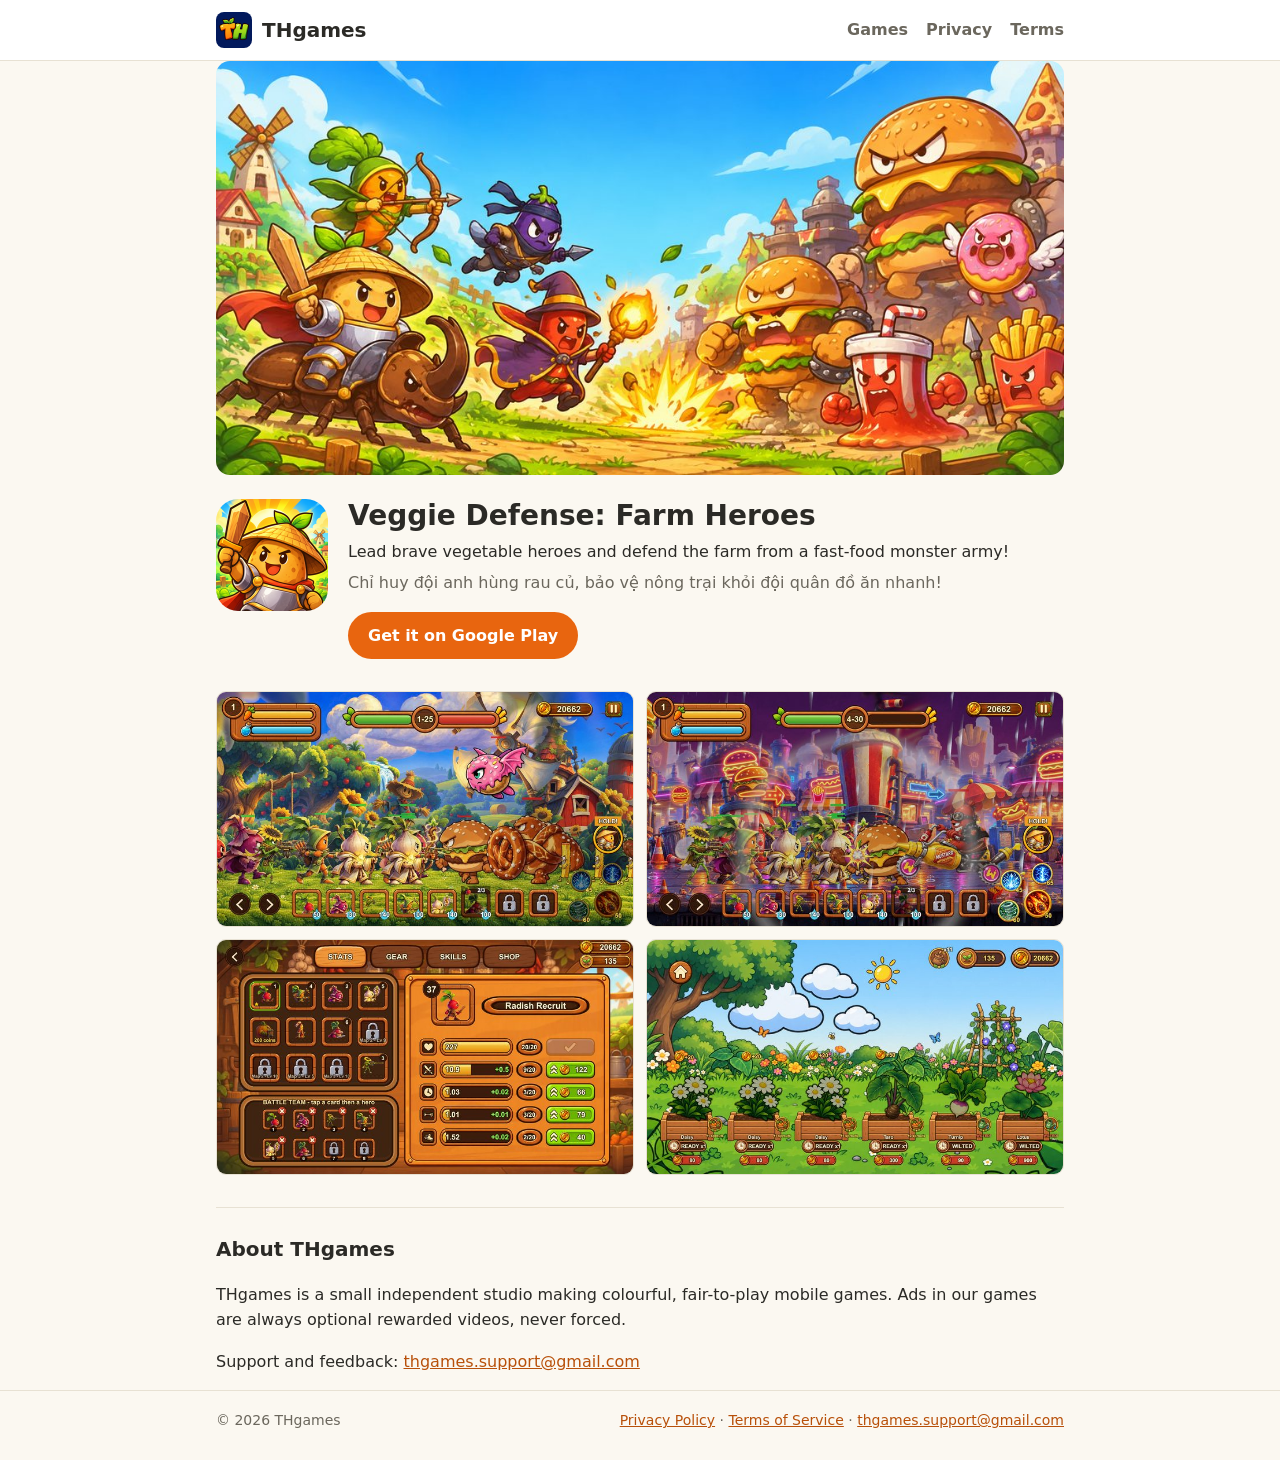
<file: index.html>
<!doctype html>
<html lang="en">
<head>
<meta charset="utf-8">
<meta name="viewport" content="width=device-width, initial-scale=1">
<title>THgames</title>
<meta name="description" content="THgames – independent mobile game studio, makers of Veggie Defense.">
<link rel="icon" href="img/thgames.png">
<link rel="stylesheet" href="style.css">
</head>
<body>
<header class="top"><div class="wrap">
  <a class="brand" href="index.html"><img src="img/thgames.png" alt="" width="36" height="36">THgames</a>
  <nav><a href="index.html">Games</a><a href="privacy.html">Privacy</a><a href="terms.html">Terms</a></nav>
</div></header>
<main class="wrap">

<section class="hero">
  <img class="banner" src="img/feature.jpg" alt="Veggie Defense: Farm Heroes" width="1024" height="500">
  <div class="game">
    <img class="icon" src="img/veggie_defense.png" alt="" width="112" height="112">
    <div>
      <h1>Veggie Defense: Farm Heroes</h1>
      <p>Lead brave vegetable heroes and defend the farm from a fast-food monster army!</p>
      <p class="vi">Chỉ huy đội anh hùng rau củ, bảo vệ nông trại khỏi đội quân đồ ăn nhanh!</p>
      <a class="play" href="https://play.google.com/store/apps/details?id=com.thgames.veggiedefense">Get it on Google Play</a>
    </div>
  </div>
</section>
<section class="shots">
<img src="img/01_farm_battle.jpg" alt="Veggie Defense screenshot" loading="lazy" width="720" height="405">
<img src="img/02_boss_fight.jpg" alt="Veggie Defense screenshot" loading="lazy" width="720" height="405">
<img src="img/04_heroes.jpg" alt="Veggie Defense screenshot" loading="lazy" width="720" height="405">
<img src="img/07_garden.jpg" alt="Veggie Defense screenshot" loading="lazy" width="720" height="405">
</section>
<section class="about">
  <h2>About THgames</h2>
  <p>THgames is a small independent studio making colourful, fair-to-play mobile games.
  Ads in our games are always optional rewarded videos, never forced.</p>
  <p>Support and feedback: <a href="mailto:thgames.support@gmail.com">thgames.support@gmail.com</a></p>
</section>

</main>
<footer><div class="wrap">
  <span>&copy; 2026 THgames</span>
  <span><a href="privacy.html">Privacy Policy</a> &middot; <a href="terms.html">Terms of Service</a> &middot; <a href="mailto:thgames.support@gmail.com">thgames.support@gmail.com</a></span>
</div></footer>
</body>
</html>
</file>
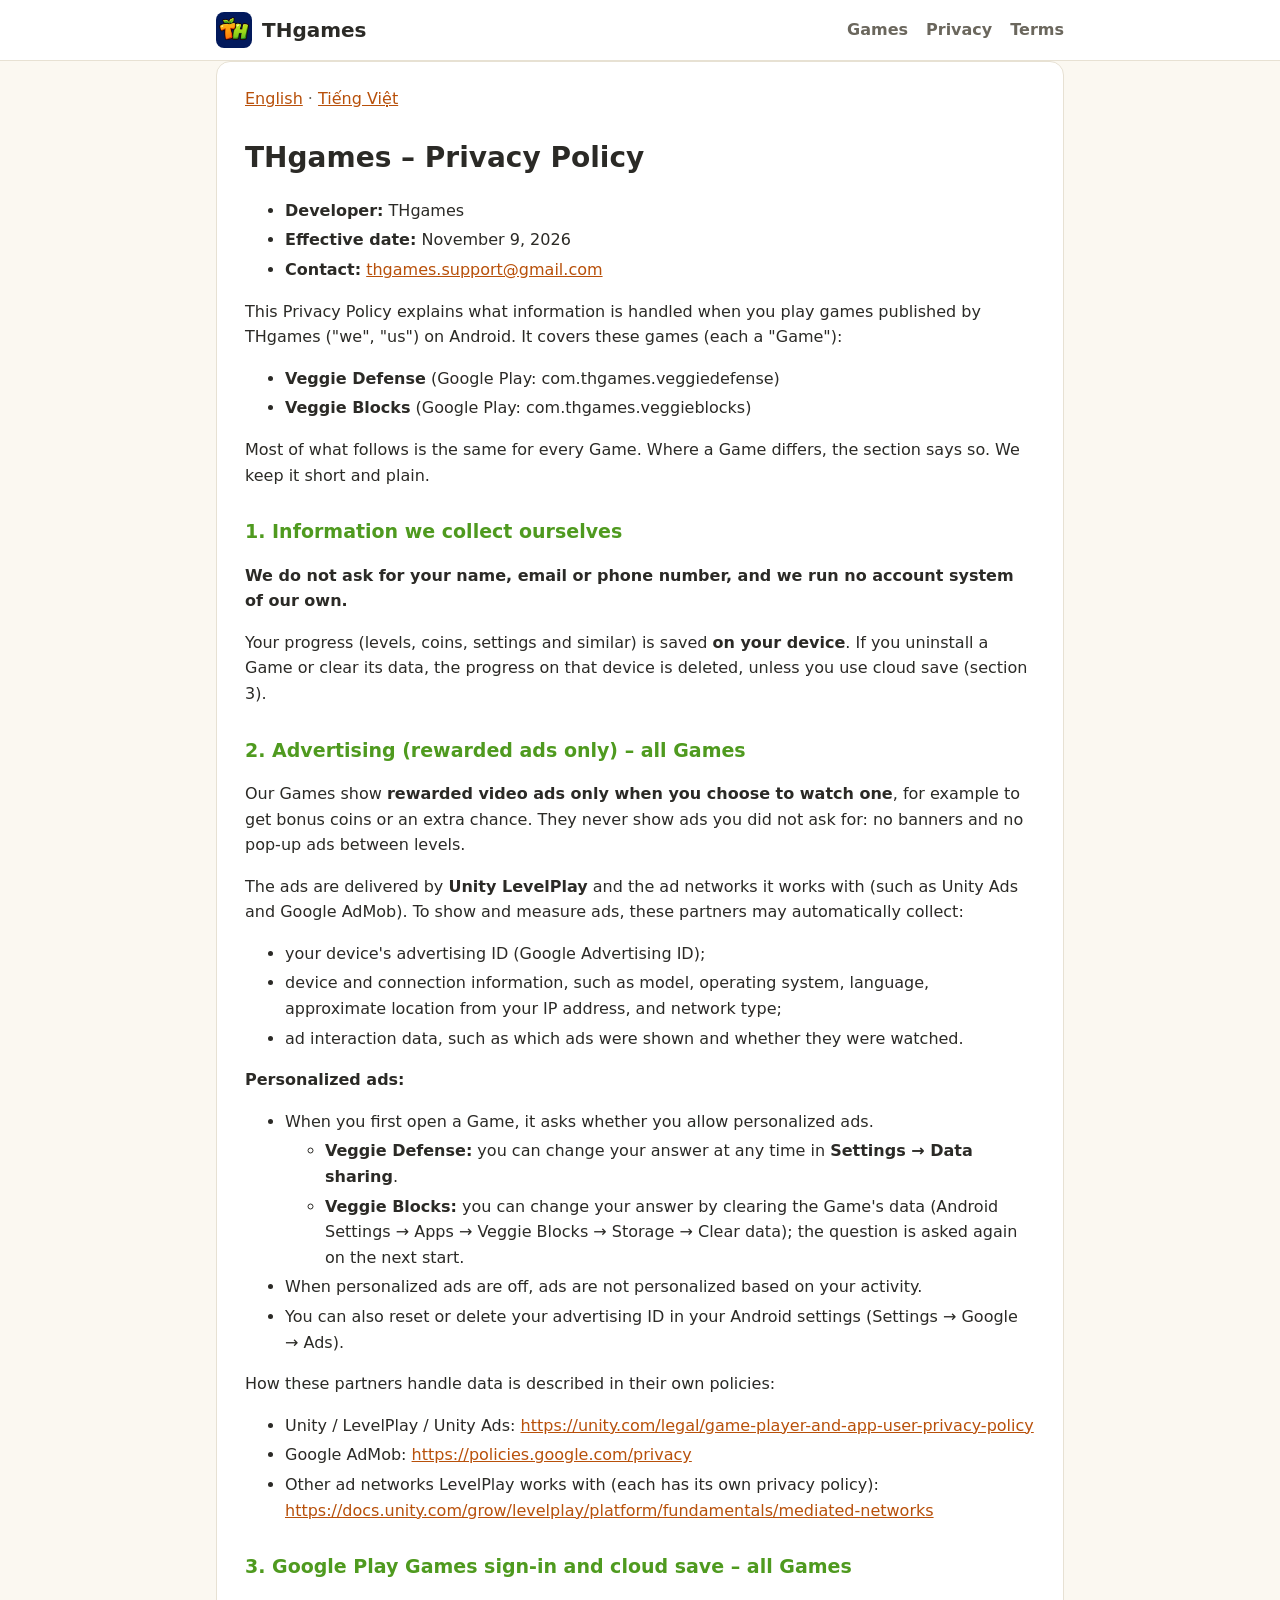
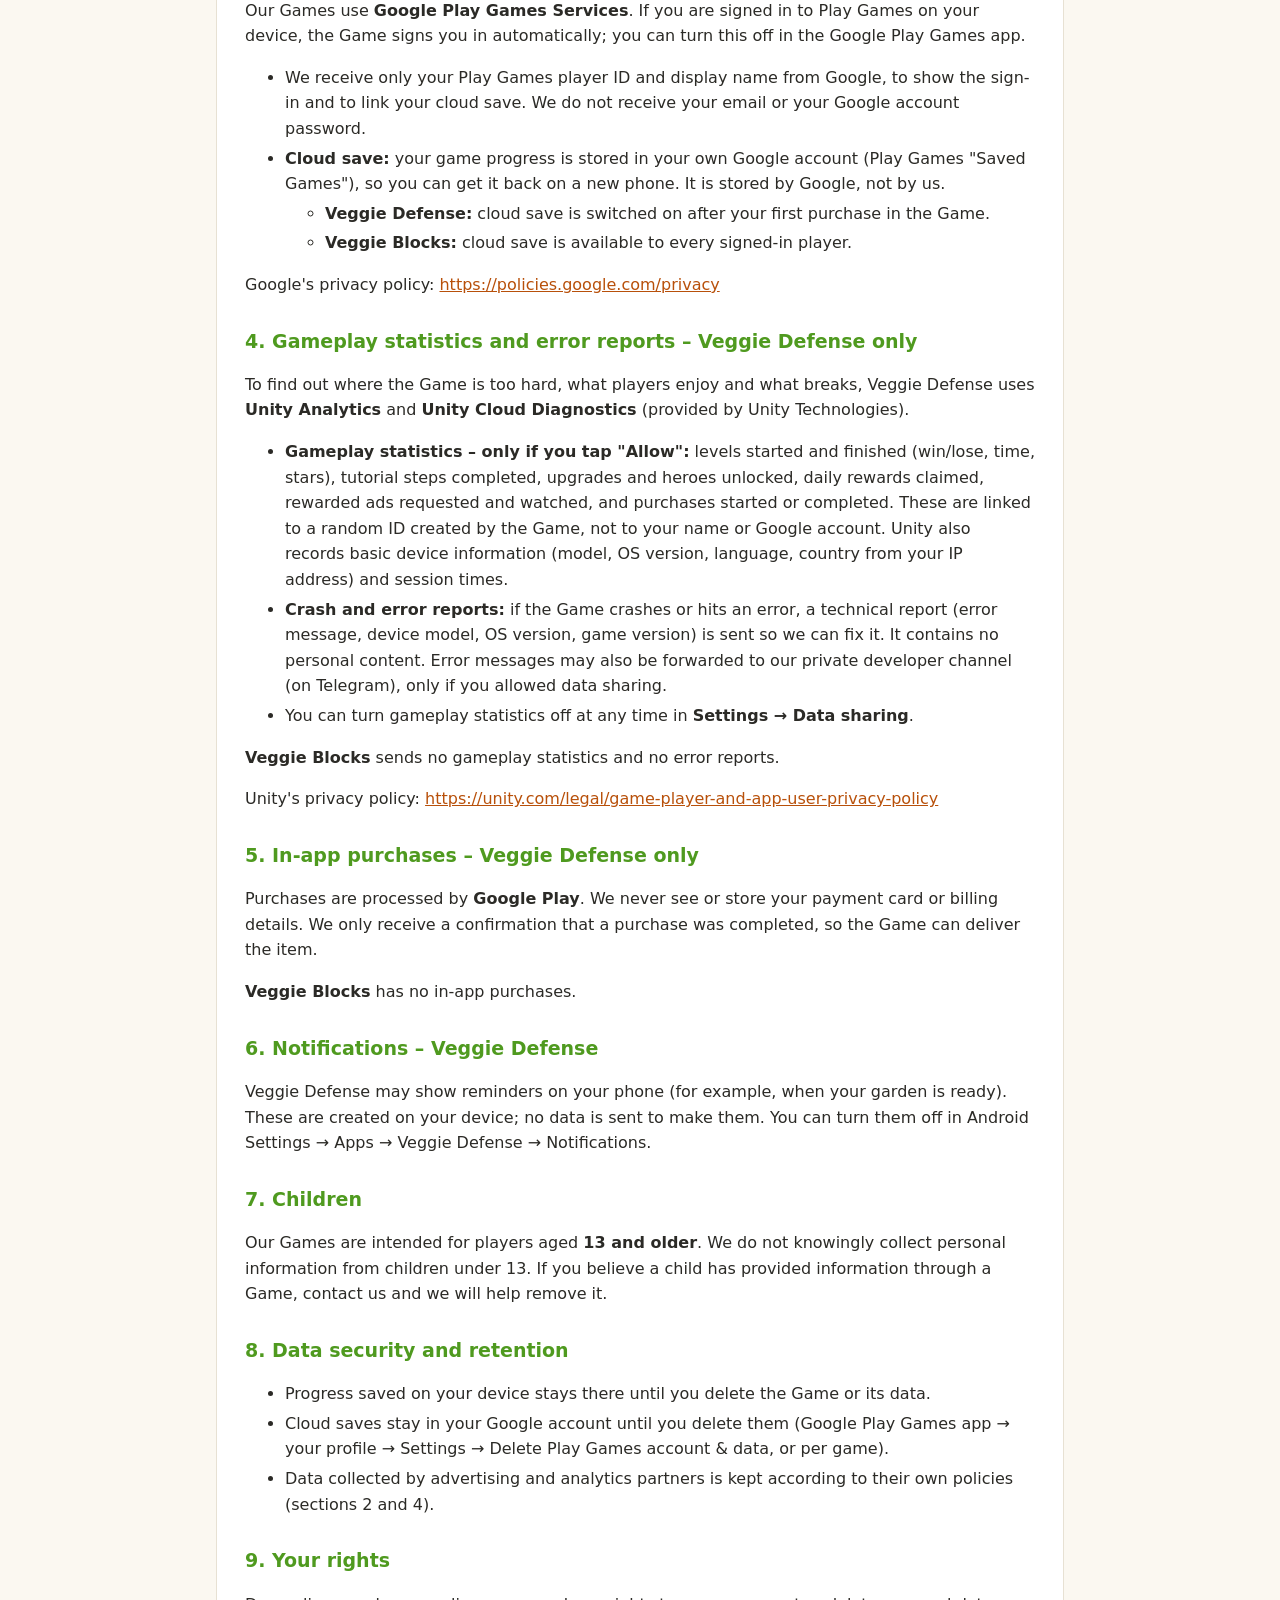
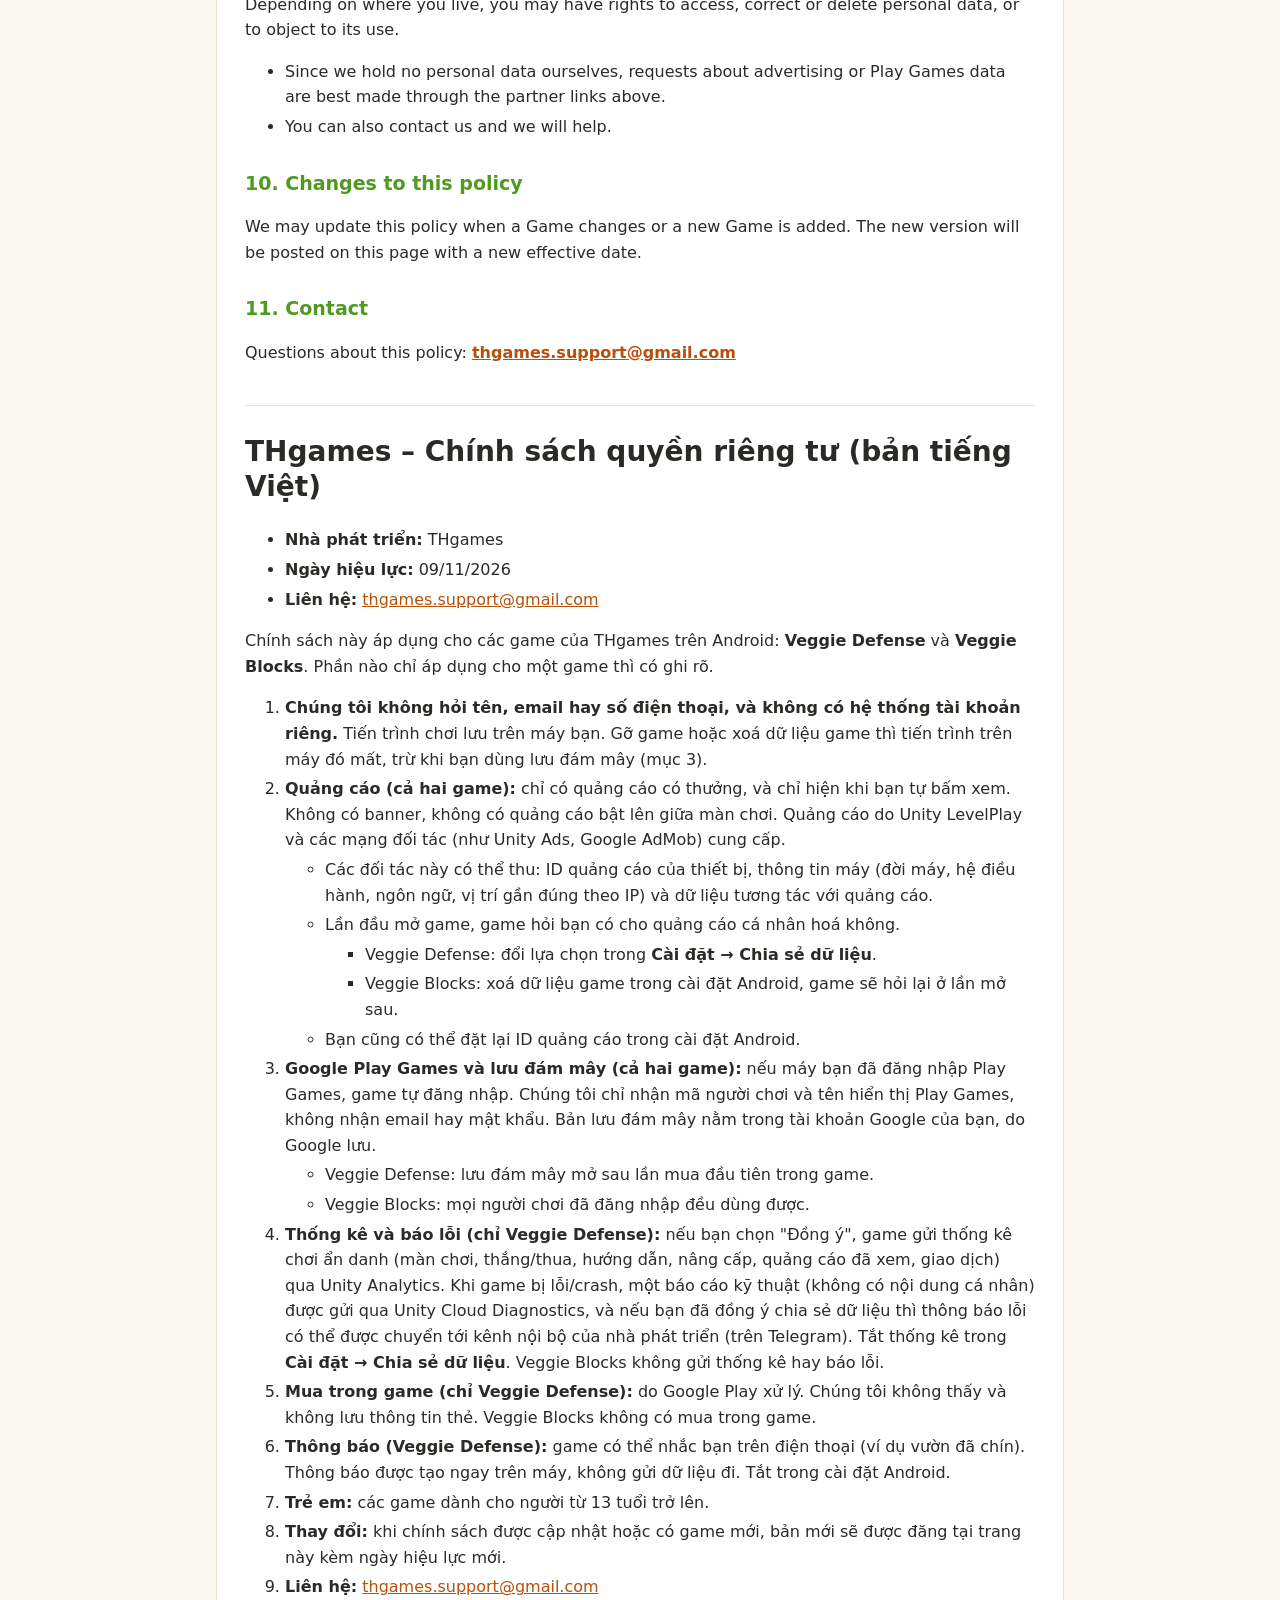
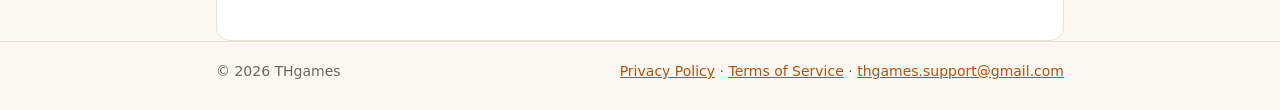
<file: privacy.html>
<!doctype html>
<html lang="en">
<head>
<meta charset="utf-8">
<meta name="viewport" content="width=device-width, initial-scale=1">
<title>Privacy Policy – THgames</title>
<meta name="description" content="How THgames games handle your information.">
<link rel="icon" href="img/thgames.png">
<link rel="stylesheet" href="style.css">
</head>
<body>
<header class="top"><div class="wrap">
  <a class="brand" href="index.html"><img src="img/thgames.png" alt="" width="36" height="36">THgames</a>
  <nav><a href="index.html">Games</a><a href="privacy.html">Privacy</a><a href="terms.html">Terms</a></nav>
</div></header>
<main class="wrap">
<article class="doc"><p class="lang"><a href="#en">English</a> &middot; <a href="#vi">Tiếng Việt</a></p>
<h1 id="en">THgames – Privacy Policy</h1>
<ul><li>
<b>Developer:</b> THgames
</li><li>
<b>Effective date:</b> November 9, 2026
</li><li>
<b>Contact:</b> <a href="mailto:thgames.support@gmail.com">thgames.support@gmail.com</a>
</li></ul>
<p>This Privacy Policy explains what information is handled when you play games published by THgames (&quot;we&quot;, &quot;us&quot;) on Android. It covers these games (each a &quot;Game&quot;):</p>
<ul><li>
<b>Veggie Defense</b> (Google Play: com.thgames.veggiedefense)
</li><li>
<b>Veggie Blocks</b> (Google Play: com.thgames.veggieblocks)
</li></ul>
<p>Most of what follows is the same for every Game. Where a Game differs, the section says so. We keep it short and plain.</p>
<h2>1. Information we collect ourselves</h2>
<p><b>We do not ask for your name, email or phone number, and we run no account system of our own.</b></p>
<p>Your progress (levels, coins, settings and similar) is saved <b>on your device</b>. If you uninstall a Game or clear its data, the progress on that device is deleted, unless you use cloud save (section 3).</p>
<h2>2. Advertising (rewarded ads only) – all Games</h2>
<p>Our Games show <b>rewarded video ads only when you choose to watch one</b>, for example to get bonus coins or an extra chance. They never show ads you did not ask for: no banners and no pop-up ads between levels.</p>
<p>The ads are delivered by <b>Unity LevelPlay</b> and the ad networks it works with (such as Unity Ads and Google AdMob). To show and measure ads, these partners may automatically collect:</p>
<ul><li>
your device&#x27;s advertising ID (Google Advertising ID);
</li><li>
device and connection information, such as model, operating system, language, approximate location from your IP address, and network type;
</li><li>
ad interaction data, such as which ads were shown and whether they were watched.
</li></ul>
<p><b>Personalized ads:</b></p>
<ul><li>
When you first open a Game, it asks whether you allow personalized ads.
<ul><li>
<b>Veggie Defense:</b> you can change your answer at any time in <b>Settings → Data sharing</b>.
</li><li>
<b>Veggie Blocks:</b> you can change your answer by clearing the Game&#x27;s data (Android Settings → Apps → Veggie Blocks → Storage → Clear data); the question is asked again on the next start.
</li></ul>
</li><li>
When personalized ads are off, ads are not personalized based on your activity.
</li><li>
You can also reset or delete your advertising ID in your Android settings (Settings → Google → Ads).
</li></ul>
<p>How these partners handle data is described in their own policies:</p>
<ul><li>
Unity / LevelPlay / Unity Ads: <a href="https://unity.com/legal/game-player-and-app-user-privacy-policy">https://unity.com/legal/game-player-and-app-user-privacy-policy</a>
</li><li>
Google AdMob: <a href="https://policies.google.com/privacy">https://policies.google.com/privacy</a>
</li><li>
Other ad networks LevelPlay works with (each has its own privacy policy): <a href="https://docs.unity.com/grow/levelplay/platform/fundamentals/mediated-networks">https://docs.unity.com/grow/levelplay/platform/fundamentals/mediated-networks</a>
</li></ul>
<h2>3. Google Play Games sign-in and cloud save – all Games</h2>
<p>Our Games use <b>Google Play Games Services</b>. If you are signed in to Play Games on your device, the Game signs you in automatically; you can turn this off in the Google Play Games app.</p>
<ul><li>
We receive only your Play Games player ID and display name from Google, to show the sign-in and to link your cloud save. We do not receive your email or your Google account password.
</li><li>
<b>Cloud save:</b> your game progress is stored in your own Google account (Play Games &quot;Saved Games&quot;), so you can get it back on a new phone. It is stored by Google, not by us.
<ul><li>
<b>Veggie Defense:</b> cloud save is switched on after your first purchase in the Game.
</li><li>
<b>Veggie Blocks:</b> cloud save is available to every signed-in player.
</li></ul>
</li></ul>
<p>Google&#x27;s privacy policy: <a href="https://policies.google.com/privacy">https://policies.google.com/privacy</a></p>
<h2>4. Gameplay statistics and error reports – Veggie Defense only</h2>
<p>To find out where the Game is too hard, what players enjoy and what breaks, Veggie Defense uses <b>Unity Analytics</b> and <b>Unity Cloud Diagnostics</b> (provided by Unity Technologies).</p>
<ul><li>
<b>Gameplay statistics – only if you tap &quot;Allow&quot;:</b> levels started and finished (win/lose, time, stars), tutorial steps completed, upgrades and heroes unlocked, daily rewards claimed, rewarded ads requested and watched, and purchases started or completed. These are linked to a random ID created by the Game, not to your name or Google account. Unity also records basic device information (model, OS version, language, country from your IP address) and session times.
</li><li>
<b>Crash and error reports:</b> if the Game crashes or hits an error, a technical report (error message, device model, OS version, game version) is sent so we can fix it. It contains no personal content. Error messages may also be forwarded to our private developer channel (on Telegram), only if you allowed data sharing.
</li><li>
You can turn gameplay statistics off at any time in <b>Settings → Data sharing</b>.
</li></ul>
<p><b>Veggie Blocks</b> sends no gameplay statistics and no error reports.</p>
<p>Unity&#x27;s privacy policy: <a href="https://unity.com/legal/game-player-and-app-user-privacy-policy">https://unity.com/legal/game-player-and-app-user-privacy-policy</a></p>
<h2>5. In-app purchases – Veggie Defense only</h2>
<p>Purchases are processed by <b>Google Play</b>. We never see or store your payment card or billing details. We only receive a confirmation that a purchase was completed, so the Game can deliver the item.</p>
<p><b>Veggie Blocks</b> has no in-app purchases.</p>
<h2>6. Notifications – Veggie Defense</h2>
<p>Veggie Defense may show reminders on your phone (for example, when your garden is ready). These are created on your device; no data is sent to make them. You can turn them off in Android Settings → Apps → Veggie Defense → Notifications.</p>
<h2>7. Children</h2>
<p>Our Games are intended for players aged <b>13 and older</b>. We do not knowingly collect personal information from children under 13. If you believe a child has provided information through a Game, contact us and we will help remove it.</p>
<h2>8. Data security and retention</h2>
<ul><li>
Progress saved on your device stays there until you delete the Game or its data.
</li><li>
Cloud saves stay in your Google account until you delete them (Google Play Games app → your profile → Settings → Delete Play Games account &amp; data, or per game).
</li><li>
Data collected by advertising and analytics partners is kept according to their own policies (sections 2 and 4).
</li></ul>
<h2>9. Your rights</h2>
<p>Depending on where you live, you may have rights to access, correct or delete personal data, or to object to its use.</p>
<ul><li>
Since we hold no personal data ourselves, requests about advertising or Play Games data are best made through the partner links above.
</li><li>
You can also contact us and we will help.
</li></ul>
<h2>10. Changes to this policy</h2>
<p>We may update this policy when a Game changes or a new Game is added. The new version will be posted on this page with a new effective date.</p>
<h2>11. Contact</h2>
<p>Questions about this policy: <b><a href="mailto:thgames.support@gmail.com">thgames.support@gmail.com</a></b></p>
<hr>
<h1 id="vi">THgames – Chính sách quyền riêng tư (bản tiếng Việt)</h1>
<ul><li>
<b>Nhà phát triển:</b> THgames
</li><li>
<b>Ngày hiệu lực:</b> 09/11/2026
</li><li>
<b>Liên hệ:</b> <a href="mailto:thgames.support@gmail.com">thgames.support@gmail.com</a>
</li></ul>
<p>Chính sách này áp dụng cho các game của THgames trên Android: <b>Veggie Defense</b> và <b>Veggie Blocks</b>. Phần nào chỉ áp dụng cho một game thì có ghi rõ.</p>
<ol><li>
<b>Chúng tôi không hỏi tên, email hay số điện thoại, và không có hệ thống tài khoản riêng.</b> Tiến trình chơi lưu trên máy bạn. Gỡ game hoặc xoá dữ liệu game thì tiến trình trên máy đó mất, trừ khi bạn dùng lưu đám mây (mục 3).
</li><li>
<b>Quảng cáo (cả hai game):</b> chỉ có quảng cáo có thưởng, và chỉ hiện khi bạn tự bấm xem. Không có banner, không có quảng cáo bật lên giữa màn chơi. Quảng cáo do Unity LevelPlay và các mạng đối tác (như Unity Ads, Google AdMob) cung cấp.
<ul><li>
Các đối tác này có thể thu: ID quảng cáo của thiết bị, thông tin máy (đời máy, hệ điều hành, ngôn ngữ, vị trí gần đúng theo IP) và dữ liệu tương tác với quảng cáo.
</li><li>
Lần đầu mở game, game hỏi bạn có cho quảng cáo cá nhân hoá không.
<ul><li>
Veggie Defense: đổi lựa chọn trong <b>Cài đặt → Chia sẻ dữ liệu</b>.
</li><li>
Veggie Blocks: xoá dữ liệu game trong cài đặt Android, game sẽ hỏi lại ở lần mở sau.
</li></ul>
</li><li>
Bạn cũng có thể đặt lại ID quảng cáo trong cài đặt Android.
</li></ul>
</li><li>
<b>Google Play Games và lưu đám mây (cả hai game):</b> nếu máy bạn đã đăng nhập Play Games, game tự đăng nhập. Chúng tôi chỉ nhận mã người chơi và tên hiển thị Play Games, không nhận email hay mật khẩu. Bản lưu đám mây nằm trong tài khoản Google của bạn, do Google lưu.
<ul><li>
Veggie Defense: lưu đám mây mở sau lần mua đầu tiên trong game.
</li><li>
Veggie Blocks: mọi người chơi đã đăng nhập đều dùng được.
</li></ul>
</li><li>
<b>Thống kê và báo lỗi (chỉ Veggie Defense):</b> nếu bạn chọn &quot;Đồng ý&quot;, game gửi thống kê chơi ẩn danh (màn chơi, thắng/thua, hướng dẫn, nâng cấp, quảng cáo đã xem, giao dịch) qua Unity Analytics. Khi game bị lỗi/crash, một báo cáo kỹ thuật (không có nội dung cá nhân) được gửi qua Unity Cloud Diagnostics, và nếu bạn đã đồng ý chia sẻ dữ liệu thì thông báo lỗi có thể được chuyển tới kênh nội bộ của nhà phát triển (trên Telegram). Tắt thống kê trong <b>Cài đặt → Chia sẻ dữ liệu</b>. Veggie Blocks không gửi thống kê hay báo lỗi.
</li><li>
<b>Mua trong game (chỉ Veggie Defense):</b> do Google Play xử lý. Chúng tôi không thấy và không lưu thông tin thẻ. Veggie Blocks không có mua trong game.
</li><li>
<b>Thông báo (Veggie Defense):</b> game có thể nhắc bạn trên điện thoại (ví dụ vườn đã chín). Thông báo được tạo ngay trên máy, không gửi dữ liệu đi. Tắt trong cài đặt Android.
</li><li>
<b>Trẻ em:</b> các game dành cho người từ 13 tuổi trở lên.
</li><li>
<b>Thay đổi:</b> khi chính sách được cập nhật hoặc có game mới, bản mới sẽ được đăng tại trang này kèm ngày hiệu lực mới.
</li><li>
<b>Liên hệ:</b> <a href="mailto:thgames.support@gmail.com">thgames.support@gmail.com</a>
</li></ol></article>
</main>
<footer><div class="wrap">
  <span>&copy; 2026 THgames</span>
  <span><a href="privacy.html">Privacy Policy</a> &middot; <a href="terms.html">Terms of Service</a> &middot; <a href="mailto:thgames.support@gmail.com">thgames.support@gmail.com</a></span>
</div></footer>
</body>
</html>
</file>
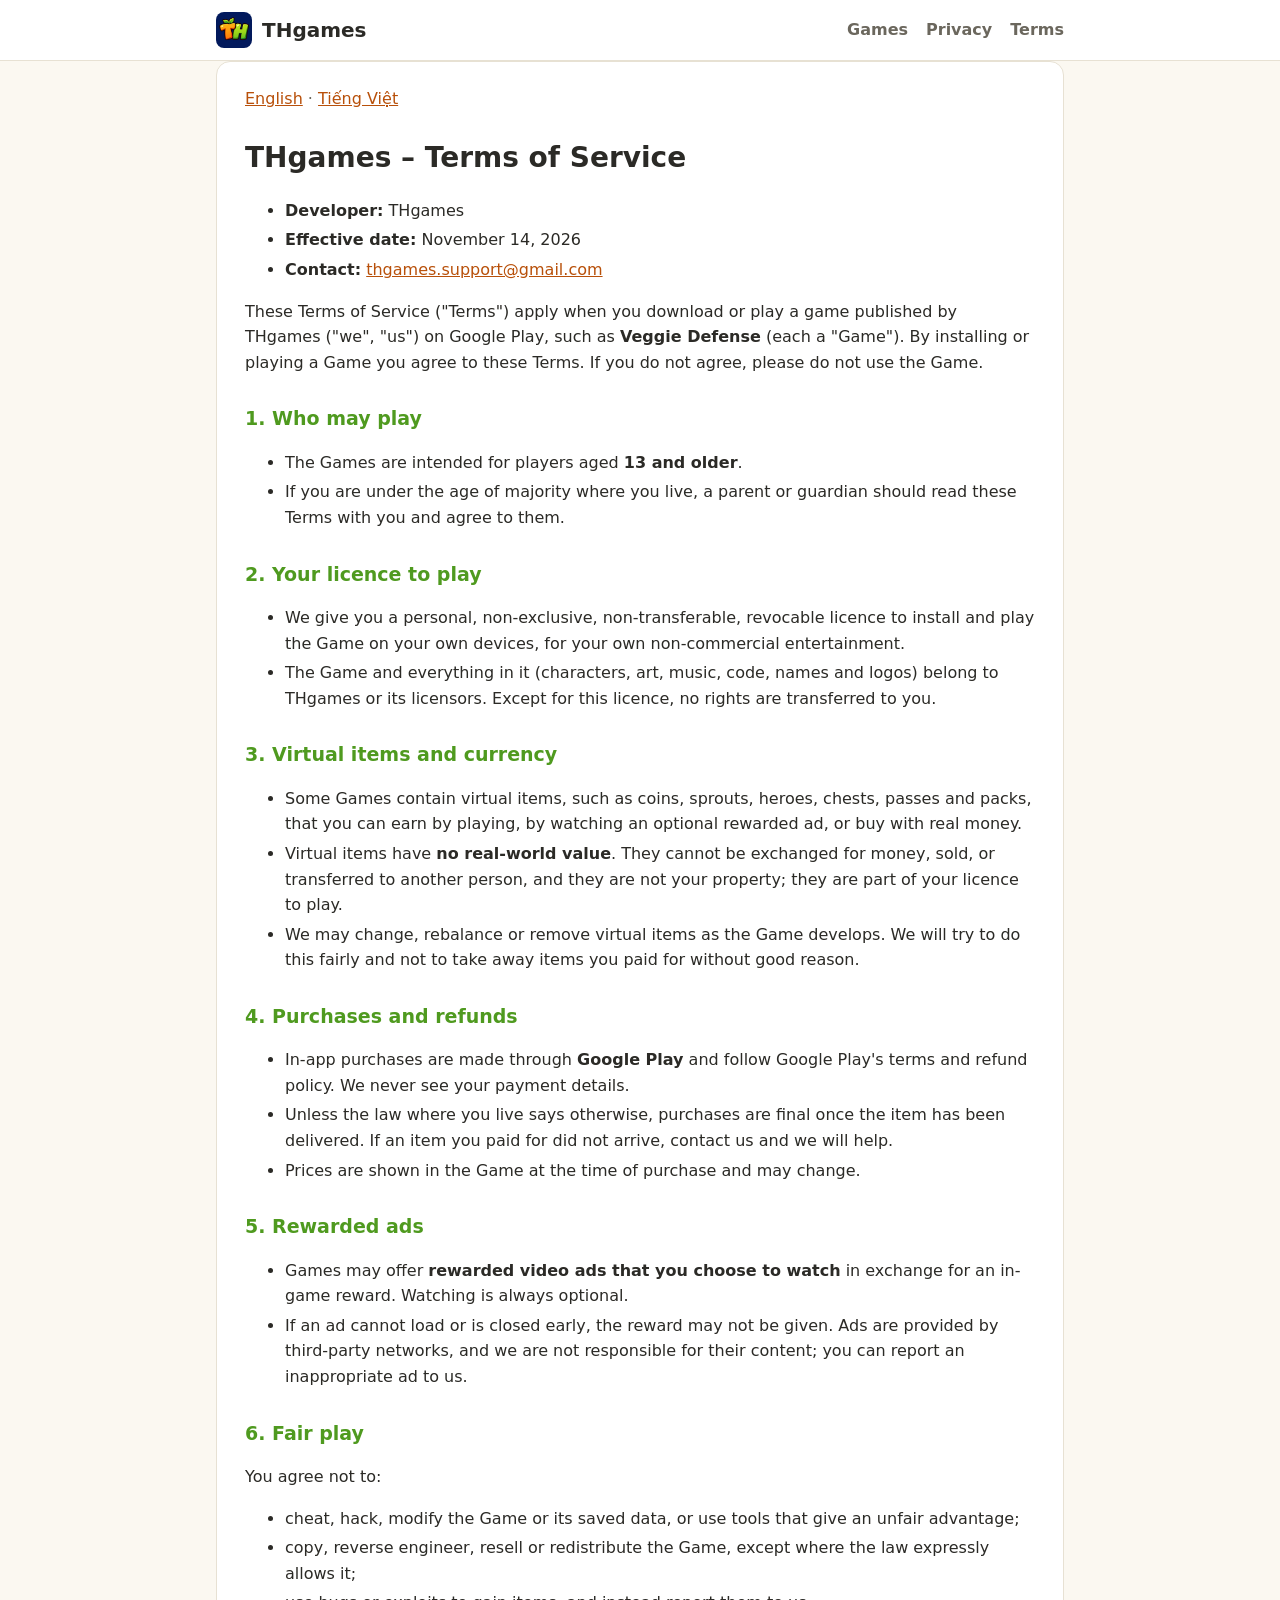
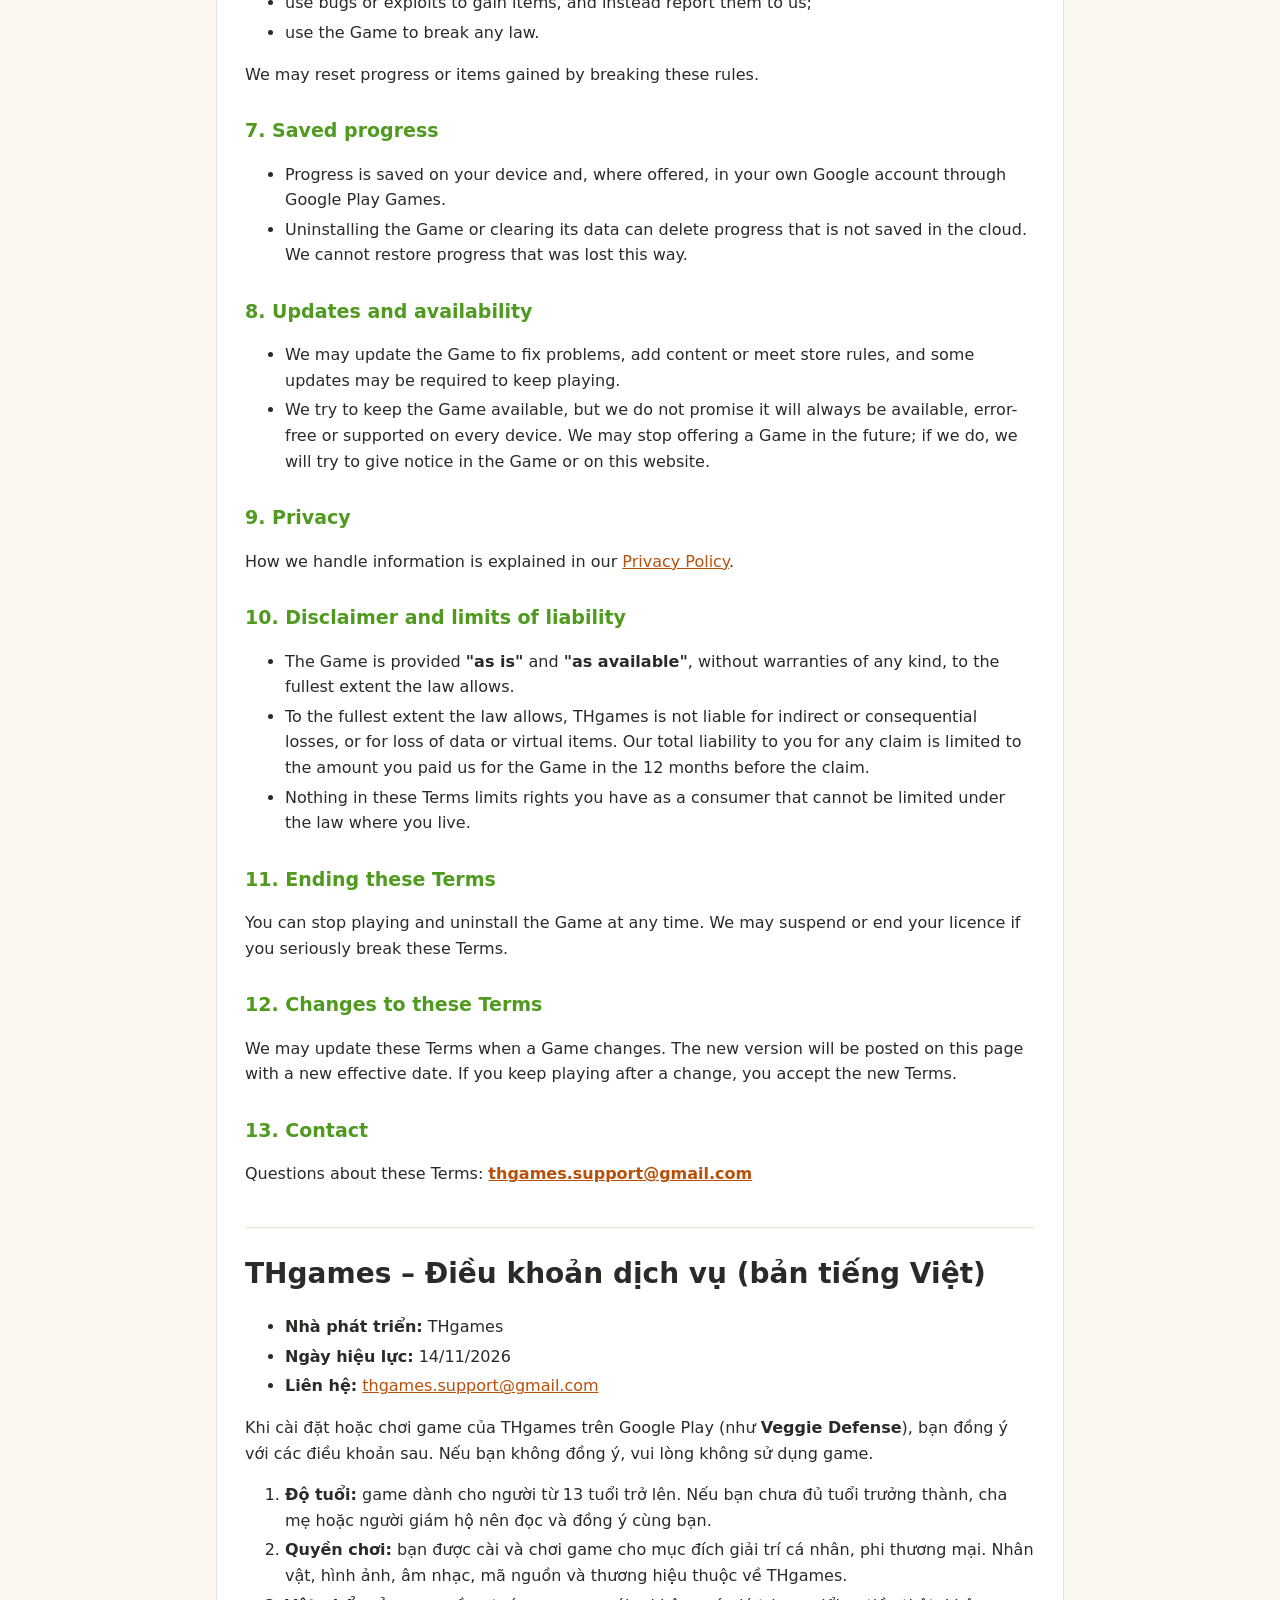
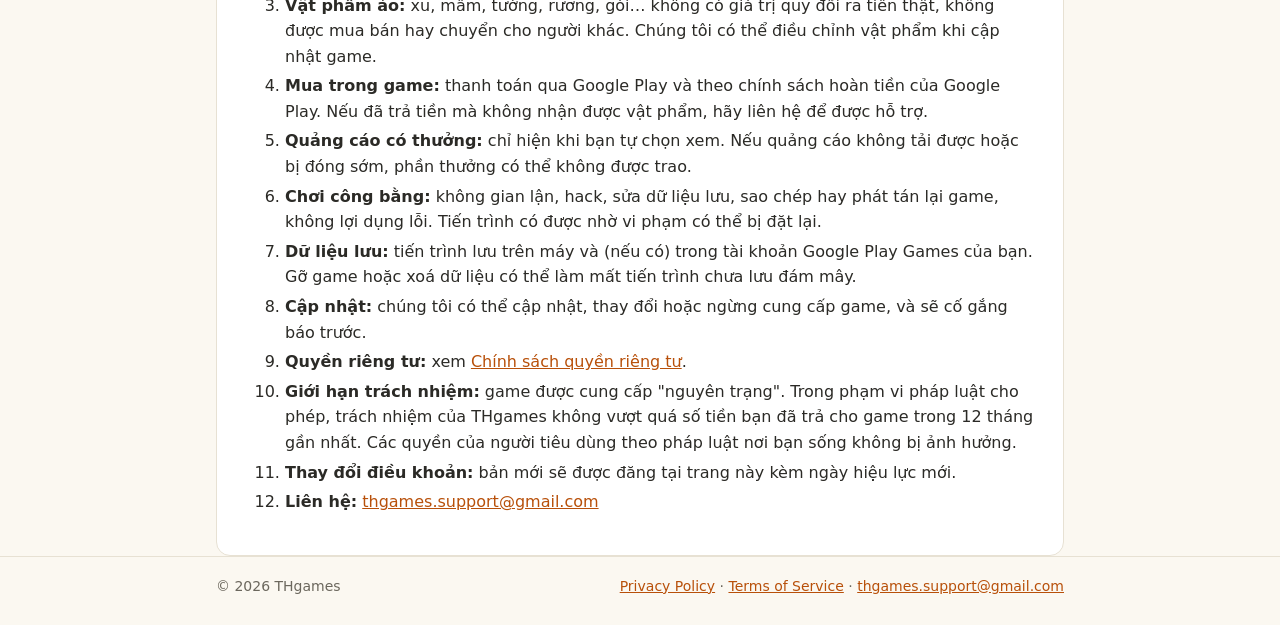
<file: terms.html>
<!doctype html>
<html lang="en">
<head>
<meta charset="utf-8">
<meta name="viewport" content="width=device-width, initial-scale=1">
<title>Terms of Service – THgames</title>
<meta name="description" content="Terms for playing THgames games.">
<link rel="icon" href="img/thgames.png">
<link rel="stylesheet" href="style.css">
</head>
<body>
<header class="top"><div class="wrap">
  <a class="brand" href="index.html"><img src="img/thgames.png" alt="" width="36" height="36">THgames</a>
  <nav><a href="index.html">Games</a><a href="privacy.html">Privacy</a><a href="terms.html">Terms</a></nav>
</div></header>
<main class="wrap">
<article class="doc"><p class="lang"><a href="#en">English</a> &middot; <a href="#vi">Tiếng Việt</a></p>
<h1 id="en">THgames – Terms of Service</h1>
<ul><li>
<b>Developer:</b> THgames
</li><li>
<b>Effective date:</b> November 14, 2026
</li><li>
<b>Contact:</b> <a href="mailto:thgames.support@gmail.com">thgames.support@gmail.com</a>
</li></ul>
<p>These Terms of Service (&quot;Terms&quot;) apply when you download or play a game published by THgames (&quot;we&quot;, &quot;us&quot;) on Google Play, such as <b>Veggie Defense</b> (each a &quot;Game&quot;). By installing or playing a Game you agree to these Terms. If you do not agree, please do not use the Game.</p>
<h2>1. Who may play</h2>
<ul><li>
The Games are intended for players aged <b>13 and older</b>.
</li><li>
If you are under the age of majority where you live, a parent or guardian should read these Terms with you and agree to them.
</li></ul>
<h2>2. Your licence to play</h2>
<ul><li>
We give you a personal, non-exclusive, non-transferable, revocable licence to install and play the Game on your own devices, for your own non-commercial entertainment.
</li><li>
The Game and everything in it (characters, art, music, code, names and logos) belong to THgames or its licensors. Except for this licence, no rights are transferred to you.
</li></ul>
<h2>3. Virtual items and currency</h2>
<ul><li>
Some Games contain virtual items, such as coins, sprouts, heroes, chests, passes and packs, that you can earn by playing, by watching an optional rewarded ad, or buy with real money.
</li><li>
Virtual items have <b>no real-world value</b>. They cannot be exchanged for money, sold, or transferred to another person, and they are not your property; they are part of your licence to play.
</li><li>
We may change, rebalance or remove virtual items as the Game develops. We will try to do this fairly and not to take away items you paid for without good reason.
</li></ul>
<h2>4. Purchases and refunds</h2>
<ul><li>
In-app purchases are made through <b>Google Play</b> and follow Google Play&#x27;s terms and refund policy. We never see your payment details.
</li><li>
Unless the law where you live says otherwise, purchases are final once the item has been delivered. If an item you paid for did not arrive, contact us and we will help.
</li><li>
Prices are shown in the Game at the time of purchase and may change.
</li></ul>
<h2>5. Rewarded ads</h2>
<ul><li>
Games may offer <b>rewarded video ads that you choose to watch</b> in exchange for an in-game reward. Watching is always optional.
</li><li>
If an ad cannot load or is closed early, the reward may not be given. Ads are provided by third-party networks, and we are not responsible for their content; you can report an inappropriate ad to us.
</li></ul>
<h2>6. Fair play</h2>
<p>You agree not to:</p>
<ul><li>
cheat, hack, modify the Game or its saved data, or use tools that give an unfair advantage;
</li><li>
copy, reverse engineer, resell or redistribute the Game, except where the law expressly allows it;
</li><li>
use bugs or exploits to gain items, and instead report them to us;
</li><li>
use the Game to break any law.
</li></ul>
<p>We may reset progress or items gained by breaking these rules.</p>
<h2>7. Saved progress</h2>
<ul><li>
Progress is saved on your device and, where offered, in your own Google account through Google Play Games.
</li><li>
Uninstalling the Game or clearing its data can delete progress that is not saved in the cloud. We cannot restore progress that was lost this way.
</li></ul>
<h2>8. Updates and availability</h2>
<ul><li>
We may update the Game to fix problems, add content or meet store rules, and some updates may be required to keep playing.
</li><li>
We try to keep the Game available, but we do not promise it will always be available, error-free or supported on every device. We may stop offering a Game in the future; if we do, we will try to give notice in the Game or on this website.
</li></ul>
<h2>9. Privacy</h2>
<p>How we handle information is explained in our <a href="privacy.html">Privacy Policy</a>.</p>
<h2>10. Disclaimer and limits of liability</h2>
<ul><li>
The Game is provided <b>&quot;as is&quot;</b> and <b>&quot;as available&quot;</b>, without warranties of any kind, to the fullest extent the law allows.
</li><li>
To the fullest extent the law allows, THgames is not liable for indirect or consequential losses, or for loss of data or virtual items. Our total liability to you for any claim is limited to the amount you paid us for the Game in the 12 months before the claim.
</li><li>
Nothing in these Terms limits rights you have as a consumer that cannot be limited under the law where you live.
</li></ul>
<h2>11. Ending these Terms</h2>
<p>You can stop playing and uninstall the Game at any time. We may suspend or end your licence if you seriously break these Terms.</p>
<h2>12. Changes to these Terms</h2>
<p>We may update these Terms when a Game changes. The new version will be posted on this page with a new effective date. If you keep playing after a change, you accept the new Terms.</p>
<h2>13. Contact</h2>
<p>Questions about these Terms: <b><a href="mailto:thgames.support@gmail.com">thgames.support@gmail.com</a></b></p>
<hr>
<h1 id="vi">THgames – Điều khoản dịch vụ (bản tiếng Việt)</h1>
<ul><li>
<b>Nhà phát triển:</b> THgames
</li><li>
<b>Ngày hiệu lực:</b> 14/11/2026
</li><li>
<b>Liên hệ:</b> <a href="mailto:thgames.support@gmail.com">thgames.support@gmail.com</a>
</li></ul>
<p>Khi cài đặt hoặc chơi game của THgames trên Google Play (như <b>Veggie Defense</b>), bạn đồng ý với các điều khoản sau. Nếu bạn không đồng ý, vui lòng không sử dụng game.</p>
<ol><li>
<b>Độ tuổi:</b> game dành cho người từ 13 tuổi trở lên. Nếu bạn chưa đủ tuổi trưởng thành, cha mẹ hoặc người giám hộ nên đọc và đồng ý cùng bạn.
</li><li>
<b>Quyền chơi:</b> bạn được cài và chơi game cho mục đích giải trí cá nhân, phi thương mại. Nhân vật, hình ảnh, âm nhạc, mã nguồn và thương hiệu thuộc về THgames.
</li><li>
<b>Vật phẩm ảo:</b> xu, mầm, tướng, rương, gói… không có giá trị quy đổi ra tiền thật, không được mua bán hay chuyển cho người khác. Chúng tôi có thể điều chỉnh vật phẩm khi cập nhật game.
</li><li>
<b>Mua trong game:</b> thanh toán qua Google Play và theo chính sách hoàn tiền của Google Play. Nếu đã trả tiền mà không nhận được vật phẩm, hãy liên hệ để được hỗ trợ.
</li><li>
<b>Quảng cáo có thưởng:</b> chỉ hiện khi bạn tự chọn xem. Nếu quảng cáo không tải được hoặc bị đóng sớm, phần thưởng có thể không được trao.
</li><li>
<b>Chơi công bằng:</b> không gian lận, hack, sửa dữ liệu lưu, sao chép hay phát tán lại game, không lợi dụng lỗi. Tiến trình có được nhờ vi phạm có thể bị đặt lại.
</li><li>
<b>Dữ liệu lưu:</b> tiến trình lưu trên máy và (nếu có) trong tài khoản Google Play Games của bạn. Gỡ game hoặc xoá dữ liệu có thể làm mất tiến trình chưa lưu đám mây.
</li><li>
<b>Cập nhật:</b> chúng tôi có thể cập nhật, thay đổi hoặc ngừng cung cấp game, và sẽ cố gắng báo trước.
</li><li>
<b>Quyền riêng tư:</b> xem <a href="privacy.html">Chính sách quyền riêng tư</a>.
</li><li>
<b>Giới hạn trách nhiệm:</b> game được cung cấp &quot;nguyên trạng&quot;. Trong phạm vi pháp luật cho phép, trách nhiệm của THgames không vượt quá số tiền bạn đã trả cho game trong 12 tháng gần nhất. Các quyền của người tiêu dùng theo pháp luật nơi bạn sống không bị ảnh hưởng.
</li><li>
<b>Thay đổi điều khoản:</b> bản mới sẽ được đăng tại trang này kèm ngày hiệu lực mới.
</li><li>
<b>Liên hệ:</b> <a href="mailto:thgames.support@gmail.com">thgames.support@gmail.com</a>
</li></ol></article>
</main>
<footer><div class="wrap">
  <span>&copy; 2026 THgames</span>
  <span><a href="privacy.html">Privacy Policy</a> &middot; <a href="terms.html">Terms of Service</a> &middot; <a href="mailto:thgames.support@gmail.com">thgames.support@gmail.com</a></span>
</div></footer>
</body>
</html>
</file>
<file: style.css>
:root {
  --bg: #fbf8f1;
  --surface: #ffffff;
  --text: #2b2a26;
  --muted: #6b675d;
  --line: #e7e1d3;
  --accent: #e8650f;
  --accent-text: #ffffff;
  --link: #b8500a;
  --green: #4f9a1f;
}
@media (prefers-color-scheme: dark) {
  :root {
    --bg: #17160f;
    --surface: #211f17;
    --text: #efeadc;
    --muted: #a9a290;
    --line: #36332a;
    --accent: #f07a26;
    --accent-text: #1a1206;
    --link: #ffab5e;
    --green: #8fd14f;
  }
}
* { box-sizing: border-box; }
html { -webkit-text-size-adjust: 100%; }
body {
  margin: 0;
  background: var(--bg);
  color: var(--text);
  font: 16px/1.6 system-ui, -apple-system, "Segoe UI", Roboto, Arial, sans-serif;
}
a { color: var(--link); }
img { max-width: 100%; height: auto; display: block; }
.wrap { max-width: 880px; margin: 0 auto; padding: 0 16px; }

.top { border-bottom: 1px solid var(--line); background: var(--surface); }
.top .wrap { display: flex; align-items: center; justify-content: space-between; gap: 12px; min-height: 60px; flex-wrap: wrap; }
.brand { display: flex; align-items: center; gap: 10px; font-weight: 800; font-size: 20px; color: var(--text); text-decoration: none; }
.brand img { border-radius: 8px; }
nav { display: flex; gap: 18px; }
nav a { color: var(--muted); text-decoration: none; font-weight: 600; }
nav a:hover { color: var(--text); }

main { padding: 28px 16px 48px; }

.hero .banner { width: 100%; border-radius: 14px; }
.game { display: flex; gap: 20px; align-items: flex-start; margin-top: 24px; }
.game .icon { border-radius: 22px; flex: none; width: 112px; }
.game h1 { margin: 0 0 6px; font-size: 28px; line-height: 1.2; }
.game p { margin: 0 0 6px; }
.game .vi { color: var(--muted); }
.play {
  display: inline-block; margin-top: 10px; padding: 11px 20px; border-radius: 999px;
  background: var(--accent); color: var(--accent-text); font-weight: 700; text-decoration: none;
}
.shots { display: grid; grid-template-columns: repeat(2, 1fr); gap: 12px; margin: 32px 0; }
.shots img { border-radius: 10px; border: 1px solid var(--line); }
.about { border-top: 1px solid var(--line); padding-top: 8px; }
.about h2 { font-size: 20px; }

.doc { background: var(--surface); border: 1px solid var(--line); border-radius: 14px; padding: 8px 28px 24px; }
.doc h1 { font-size: 28px; line-height: 1.25; margin-top: 28px; }
.doc h2 { font-size: 19px; margin-top: 28px; color: var(--green); }
.doc hr { border: 0; border-top: 1px solid var(--line); margin: 40px 0 8px; }
.doc li { margin: 4px 0; }
.doc a { overflow-wrap: anywhere; }
.lang { margin: 16px 0 0; color: var(--muted); }

footer { border-top: 1px solid var(--line); color: var(--muted); font-size: 14px; }
footer .wrap { display: flex; justify-content: space-between; gap: 8px 16px; flex-wrap: wrap; padding-top: 18px; padding-bottom: 28px; }

@media (max-width: 600px) {
  .game { flex-direction: column; gap: 12px; }
  .game .icon { width: 88px; }
  .game h1 { font-size: 24px; }
  .shots { grid-template-columns: 1fr; }
  .doc { padding: 4px 16px 16px; }
}
</file>
